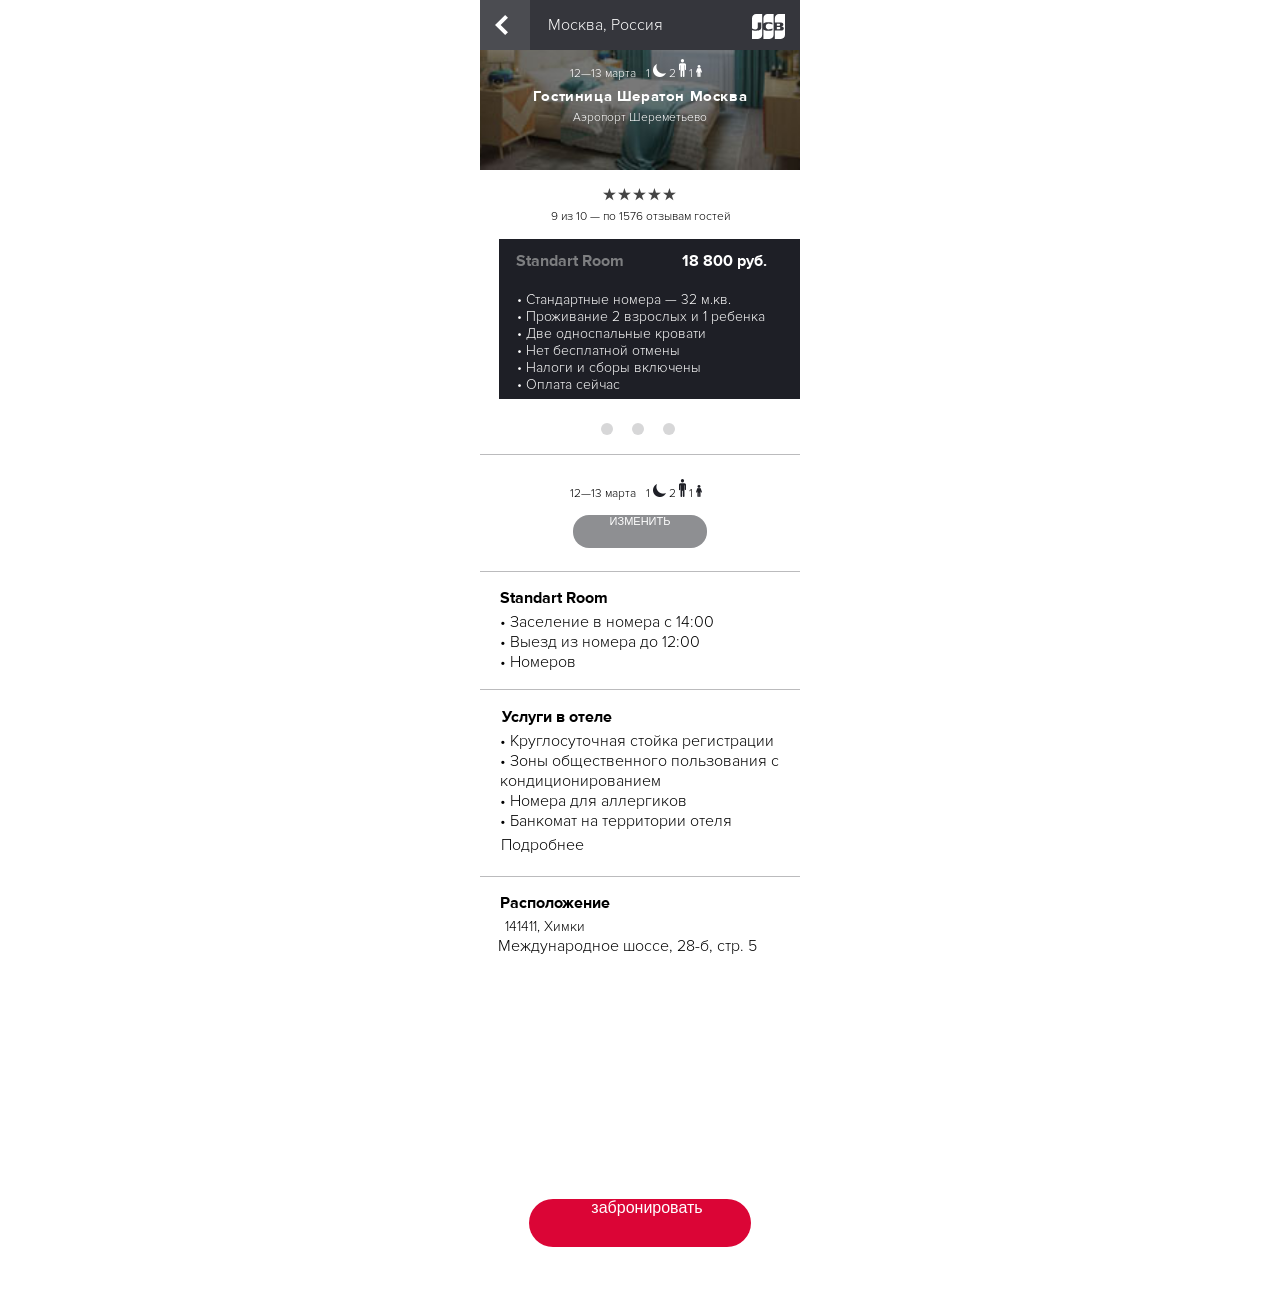
<file: index.html>
<!DOCTYPE html>
<html>
<head>
	<meta charset="utf-8">
	<meta http-equiv="X-UA-Compatible" content="ie=edge">
	<meta name="viewport" content="width=device-width, initial-scale=1">
	<title>JCB</title>
	<link rel="stylesheet" type="text/css" href="src/styles/style.css">
	<link rel="stylesheet" type="text/css" href="src/styles/font.css">
</head>
<body>
	<header class="header">
		<div class="container container_header">
			<div class="header__block-left">
			<a class="link-back" href="#">
				<img class="arrow-back" src="src/img/white-arrow-left.svg" alt="back">
			</a></div>
			<div class="header__city">Москва, Россия</div>
			<div class="header__logo">
				<a href="#">
					<img class="jcb-logo" src="src/img/jcb-logo.svg" alt="JCB">
				</a>
			</div>
			<div class="header-date">12—13 марта
				<div class="icons-block">
					<div class="icons">1 <img class="icon icon_moon" src="src/img/moon-white.png" alt="nights"></div>
					<div class="icons">2 <img class="icon icon_adult" src="src/img/adult-white.png" alt="adults"></div>
					<div class="icons">1 <img class="icon icon_child" src="src/img/child-white.png" alt="children"></div>
				</div>
			</div> 	
			<div class="header__site-description">Гостиница Шератон Москва</div>
			<div class="header__location">Аэропорт Шереметьево</div>
		</div>
	</header>
	<div class="container container_main-block">
	<div class="rating">
		<input class="rating__input rating__input_star-5" id="rating__input_star-5" type="radio" name="star"/>
    	<label class="rating__img rating__img_star-5" for="rating__input_star-5"></label>
    	<input class="rating__input rating__input_star-4" id="rating__input_star-4" type="radio" name="star"/>
    	<label class="rating__img rating__img_star-4" for="rating__input_star-4"></label>
    	<input class="rating__input rating__input_star-3" id="rating__input_star-3" type="radio" name="star"/>
    	<label class="rating__img rating__img_stаr-3" for="rating__input_star-3"></label>
    	<input class="rating__input rating__input_star-2" id="rating__input_star-2" type="radio" name="star"/>
    	<label class="rating__img rating__img_star-2" for="rating__input_star-2"></label>
    	<input class="rating__input rating__input_star-1" id="rating__input_star-1" type="radio" name="star"/>
    	<label class="rating__img rating__img_star-1" for="rating__input_star-1"></label>
	</div>
	<div class="hotel_review">9 из 10 — по 1576 отзывам гостей</div>
	<div class="room">
		<div class="room-type">Standart Room</div>
		<div class="cost">18 800 руб.</div>
			<ul class="room-list">
				<li class="room_list__item">&#8226; Стандартные номера — 32 м.кв.</li>
				<li class="room-list__item">&#8226; Проживание 2 взрослых и 1 ребенка</li>
				<li class="room-list__item">&#8226; Две односпальные кровати</li>
				<li class="room-list__item">&#8226; Нет бесплатной отмены</li>
				<li class="room-list__item">&#8226; Налоги и сборы включены</li>
				<li class="room-list__item">&#8226; Оплата сейчас</li>
			</ul>
	</div>
	<div class="slider">
		<div class="slider__circle slider__circle_active slider__circle-1"></div>
		<div class="slider__circle slider__circle_active slider__circle-2"></div>
		<div class="slider__circle slider__circle_active slider__circle-3"></div>
	</div>
	<div class="change-date">12—13 марта
		<div class="icons-block">
			<div class="icons">1 <img class="icon" src="src/img/moon-black.png" alt="nights"></div>
			<div class="icons">2 <img class="icon" src="src/img/adult-black.png" alt="adults"></div>
			<div class="icons">1 <img class="icon" src="src/img/child-black.png" alt="children"></div>
		</div>
	</div>
	<button class="btn">Изменить</button>
	<div class="information">
		<h3 class="information-room">Standart Room</h3>
		<ul class="information-list">
			<li class="information-list__item">&#8226; Заселение в номера с 14:00</li>
			<li class="information-list__item">&#8226; Выезд из номера до 12:00</li>
			<li class="information-list__item">&#8226; Номеров</li>
		</ul>
	</div>
	<div class="services">
		<h3 class="services-room">Услуги в отеле</h3>
		<ul class="services-list">
			<li class="services-list__item">&#8226; Круглосуточная стойка регистрации</li>
			<li class="services-list__item">&#8226; Зоны общественного пользования с кондиционированием</li>
			<li class="services-list__item">&#8226; Номера для аллергиков</li>
			<li class="services-list__item">&#8226; Банкомат на территории отеля</li>
		</ul>
	</div>
	<a href="#" class="additional-link">Подробнее</a>
	<div class="map"></div>
	<div class="location">
		<h3 class="location__disposition">Расположение</h3>
		<div class="location__city">141411, Химки</div>
		<div class="location__address">Международное шоссе, 28-б, стр. 5</div>
		<div class="location__map">
			<iframe src="https://www.google.com/maps/embed?pb=!1m18!1m12!1m3!1d4626.504915275859!2d37.413159194194215!3d55.949199069876904!2m3!1f0!2f0!3f0!3m2!1i1024!2i768!4f13.1!3m3!1m2!1s0x46b5392ebc687fd3%3A0x31a08aa4f9fae103!2sSheraton+Moscow+Sheremetyevo+Hotel!5e0!3m2!1sru!2sru!4v1492005720964" width="280" height="208" frameborder="0" style="border:0" allowfullscreen></iframe>
		</div>
	</div>
	<button class="btn btn_reservation">Забронировать</button>
	</div>
</body>
</html>
</file>
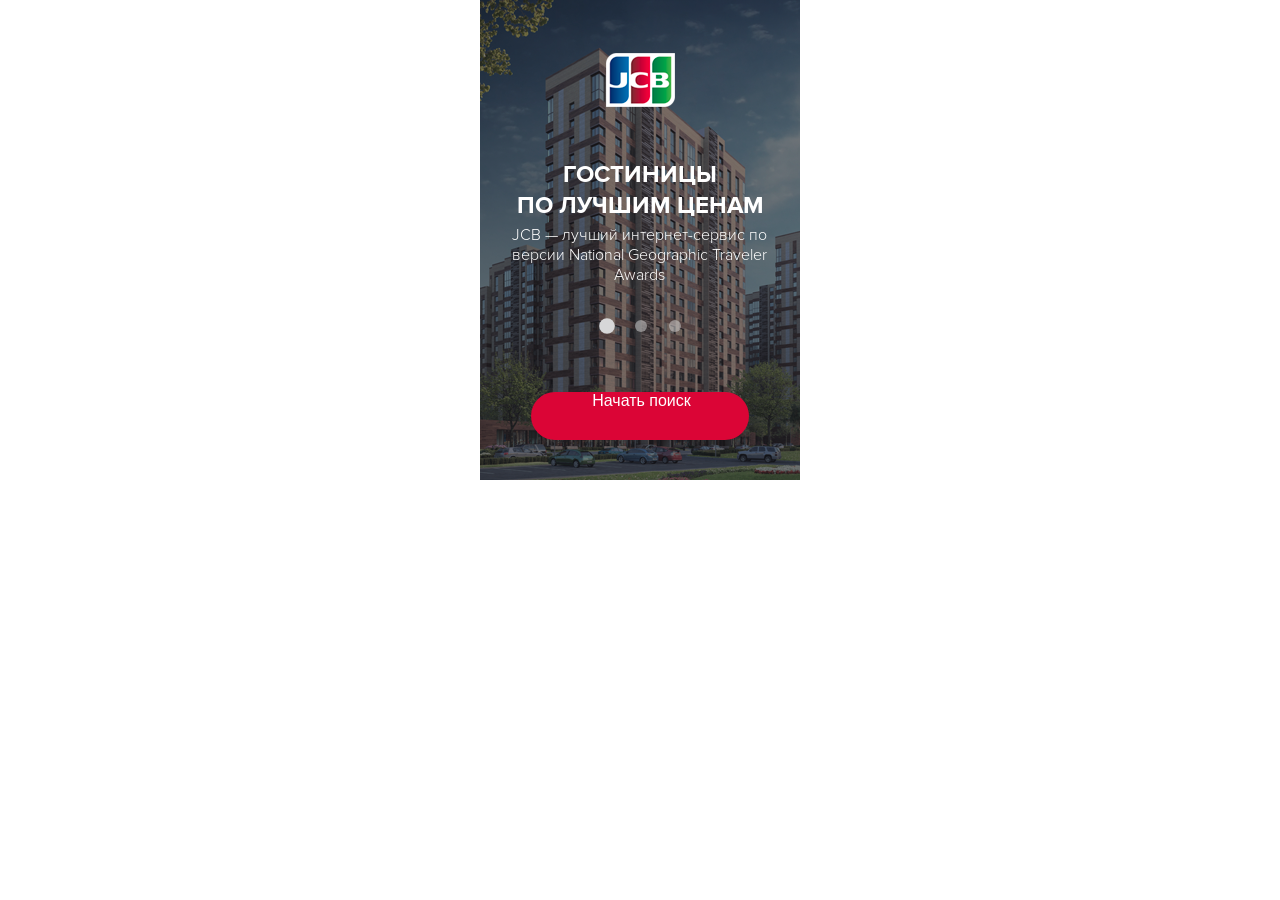
<file: main.html>
<!DOCTYPE html>
<html>
<head>
	<meta charset="utf-8">
	<meta http-equiv="X-UA-Compatible" content="ie=edge">
	<meta name="viewport" content="width=device-width, initial-scale=1">
	<title>JCB</title>
	<link rel="stylesheet" type="text/css" href="src/styles/page_one.css">
	<link rel="stylesheet" type="text/css" href="src/styles/font.css">
</head>
<body>
	<div class="container">
		<div class="logo">
			<img class="logo__img" src="src/img/logo_big.png" alt="JCB">
		</div>
		<div class="hotels">Гостиницы</div>
		<div class="price">по лучшим ценам</div>
		<div class="description">JCB — лучший интернет-сервис по версии National Geographic Traveler Awards</div>
		<div class="slider">
		<div class="slider__circle slider__circle_active slider__circle-1"></div>
		<div class="slider__circle slider__circle-2"></div>
		<div class="slider__circle slider__circle-3"></div>
	</div>
		<button class="btn btn_search">Начать поиск</button>
	</div>
</body>
</html>
</file>
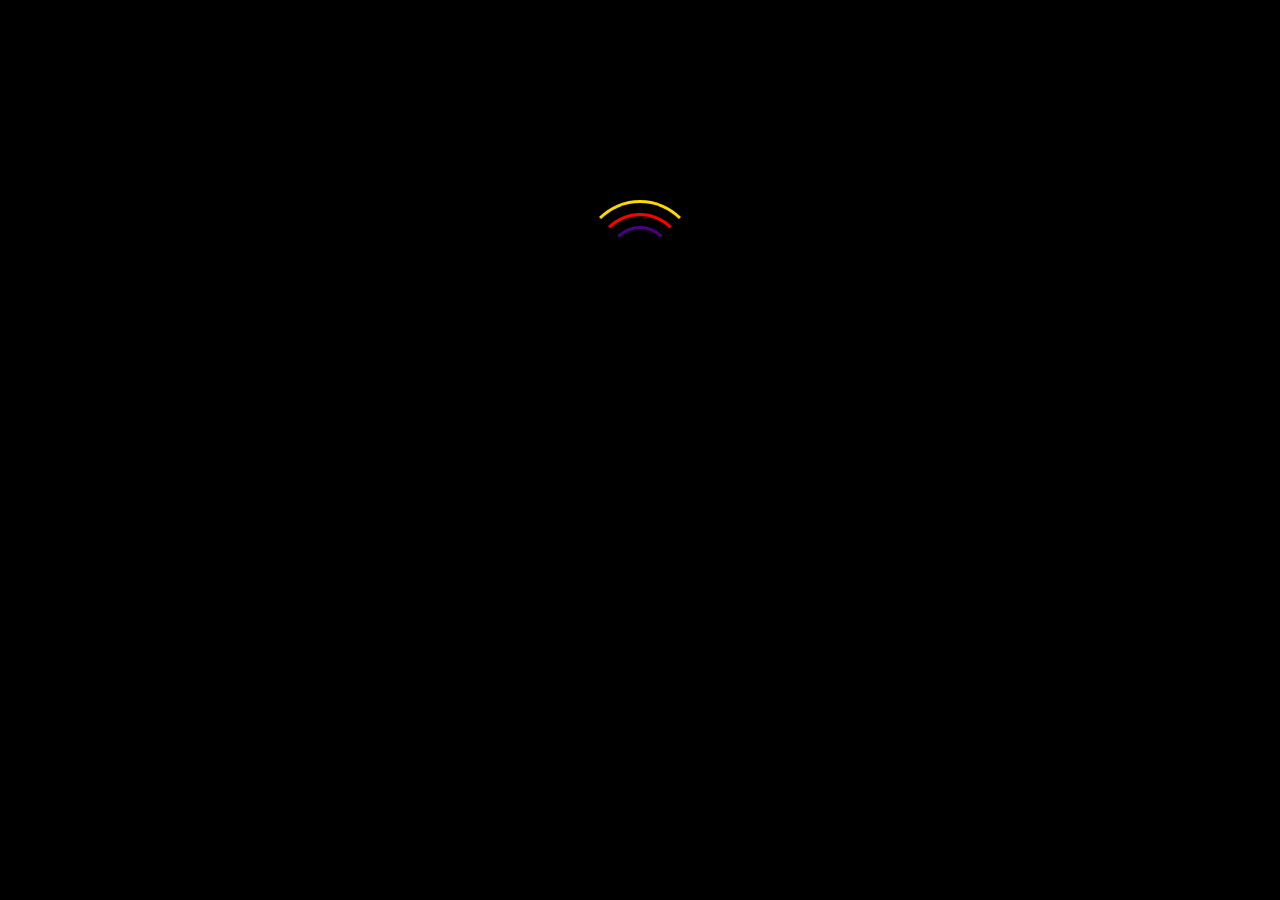
<file: main_desktop.html>
<!DOCTYPE html>
<html>
<head>
	<meta charset="utf-8">
	<meta http-equiv="X-UA-Compatiable" content="ie=edge">
	<meta name="viewport" content="width=device-width, initial-scale=1">
	<title>JSB</title>
	<link rel="stylesheet" type="text/css" href="src/styles/page_one_desktop.css">
	<link rel="stylesheet" type="text/css" href="src/styles/font.css">
</head>
<body>
<div class="preloder" id="page-preloader">
  <div class="circle"></div>
</div>
<header class="header">
	<div class="container container_header">
		<div class="logo">
			<img class="logo__img" src="src/img/logo_big.png" alt="JCB">
		</div>
		<div class="jsb-headline">
			<h1 class="hotels">Гостиницы по лучшим ценам</h1>
			<div class="description">JCB — лучший интернет-сервис по версии National Geographic Traveler Awards</div>
		</div>
	</div>
</header>	
	<div class="container container_main-block">
		<div class="block-search">
			<input class="block-search__search" size="120" type="search" placeholder="Направление, город, название отеля: например Париж, Милан">
			<button class="block-search__button"></button>
		</div>
		<div class="options">
			<div class="check-in">
				<div class="check-in__date">Выберите дату вселения</div>
				<input class="check-in__input" type="date">
			</div>
			<div class="check-out">
				<div class="check-out__date">Выберите дату отъезда</div>
					<input class="check-out__input" type="date">
			</div>
			<div class="checkbox">
				<div class="checkbox-headline">Взрослых</div>
				<select class="row-select">
					<option class="row-select__option" value="1">1</option>
					<option class="row-select__option" value="2">2</option>
					<option class="row-select__option" value="3">3</option>
					<option class="row-select__option" value="4">4</option>
				</select>
			</div>
			<div class="checkbox">
				<div class="checkbox-headline">Детей</div>
				<select class="row-select">
					<option class="row-select__option" value="1">1</option>
					<option class="row-select__option" value="2">2</option>
					<option class="row-select__option" value="3">3</option>
					<option class="row-select__option" value="4">4</option>
				</select>
			</div>
		</div>
		<div class="options__checkbox">
			<label>
    			<input class="checkbox-plane" type="checkbox" name="checkbox-test">
    			<span class="checkbox-custom"></span>
    			<span class="checkbox-label">Добавить перелет и получить скидку</span>
			</label>
		</div>
		<button class="btn">Начать поиск</button>
		<div class="change-date">23—25 января
			<div class="icons-block">
				<div class="icons">3 
					<img class="icon" src="src/img/moon-black.png" alt="nights">
				</div>
				<div class="icons">2 
					<img class="icon" src="src/img/adult-black.png" alt="adults">
				</div>
				<div class="icons">1 
					<img class="icon" src="src/img/child-black.png" alt="children">
				</div>
			</div>
		</div>
	</div>
<script type="text/javascript" src="src/js/script.js"></script>
</body>
</html>
</file>
<file: src/styles/style.css>
html,
body{
	margin: 0;
	padding: 0;
}

body{
	font: 14px 'ProximaNovaLight', Helvetica, sans-serif;
	margin: 0 auto;
	width: 320px;
}

.header{
	height: 170px;
	color: #fff;
	background: url(../../src/img/hotel-sheraton.jpg) no-repeat 50% 100% / cover;
}

.container{
	margin: 0 auto;
}

.container_header{
	height: 50px;
	background: #35363c;
}

.header__block-left{
	height: 50px;
	width: 50px;
	background: #4b4c51;
	display: inline-block;
	cursor: pointer;
	
}

.header__city{
	font-size: 16px;
	display: inline-block;
	vertical-align: text-bottom;
	margin: 0 0 4px 14px;
	
}

.header__logo{
	display: inline-block;
	vertical-align: sub;
	padding-left: 85px;
}

.link-back{
	display: inline-block;
	margin: 15px 0 0 15px;
}

.header-date{
	text-align: center;
	font-size: 12px;
	padding: 9px 17px 6px 9px;
}

.header__site-description{
	text-align: center;
	letter-spacing: 0.04em;
	font: 15px 'ProximaNovaBold', Helvetica sans-serif;
}

.icons{
	display: inline-block;
}

.header__location{
	text-align: center;
	font-size: 12px;
	line-height: 23px;
}

.hotel_review{
	text-align: center;
	font-size: 12px;
}

.room{
	background: #1e1f26;
	margin: 15px 0 0 19px;
	font-size: 12px;
	color: #fff;
	padding-top: 2px;
}

.room-type{
	display: inline-block;
	padding: 10px 0 0 17px;
	color: #7d7e80;
	font: 16px 'ProximaNovaBold';
}

.cost{
	display: inline-block;
	padding-left: 55px;
	font: 16px 'ProximaNovaBold';
}

.room-list{
	font-size: 14px;
	padding: 6px 18px;
	list-style: none;
}

.change-date{
	text-align: center;
	font-size: 12px;
	margin: 24px 30px 0 21px;
}

.btn{
	height: 33px;
	border-radius: 16px;
	text-transform: uppercase;
	margin: 14px auto;
	display: flex;
	color: #fff;
	background: #8e8f92;
	border: 1px;
	outline: none;
	padding: 0 37px 0 37px;
	font-size: 11px;
	cursor: pointer;
	transition: 0.3s ease-in-out 0s;
}

.btn:hover{
	background: #ac0027;
}

.information-room{
	margin: 16px 0 0 20px;
	font: 16px 'ProximaNovaBold', Helvetica sans-serif;
}

.information{
	margin-top: 23px;
	border-top: 1px solid #bbbbbd;
}

.information-list{
	padding: 0 0 0 20px;
	margin: 4px 0 0 0;
	list-style: none;
	font-size: 16px;
}

.services{
	border-top: 1px solid #bbbbbd;
	margin: 17px 0 0 0;
}

.services-room{
	margin: 17px 0 0 22px;
	font: 16px 'ProximaNovaBold', Helvetica sans-serif;
}

.services-list{
	margin: 4px 0 0 0;
	padding: 0 0 0 20px;
	list-style: none;
	color: black;
	font-size: 16px;
}

.additional-link{
	display: inline-block;
	text-align: center;
	text-decoration: none;
	color: black;
	cursor: pointer;
	font-size: 16px;
	padding: 4px 12px 9px 21px;
	transition: 0.4s ease-in-out 0s;
}

.additional-link:hover{
	color: #db0536;
	text-decoration: underline;
}

.location__disposition{
	margin: 16px 0 0 20px;
	font: 16px 'ProximaNovaBold', Helvetica sans-serif;
}

.location__city{
	margin: 5px 0 0 25px;
	font-size: 14px;
}

.location__address{
	margin: 1px 0 0 18px;
	font-size: 16px;
}

.location{
	border-top: 1px solid #bbbbbd;
	margin: 12px 0 0 0;
}
.btn_reservation{
	height: 48px;
	text-transform: lowercase;
	background: #db0536;
	border-radius: 28px;
	margin: 18px auto;
	padding: 0 48px 0 62px;
	font-size: 16px;
	cursor: pointer;
	transition: 0.3s ease-in-out 0s;
}

.rating {
  display: flex;
  justify-content: center;
  line-height: 29px;
  padding-top: 10px;
  flex-direction: row-reverse;
  transition: 0.4s ease-in-out 0s;
}

input { 
  display: none; }

.rating__img {
  float: right;
  font-size: 17px;
  padding: 0 2px 0 0;
  color: #444;
  transition: all .2s;
  cursor: pointer;
}

.rating__input:checked ~ .rating__img:before {
  content: '\2605';
  color: #FD4;
  transition: all .25s;
}

.rating__input_star-5:checked ~ .rating__img:before {
  color: #FE7;
}

.rating__input_star-1:checked ~ .rating__img:before {
 color: #F62; }

.rating__img:before {
  content: '\2605';
}

.rating__input:hover ~ .rating__img {
	color: #FD4;
}

iframe{
	margin: 13px 0 0 20px;
}

.slider__circle{
	height: 12px;
	width: 12px;
	background: #d7d7d8;
	border-radius: 10px;
	display: inline-block;
	margin-left: 15px;
	cursor: pointer;
	transition: all 0.3s ease-in-out 0s;
	position: relative;
	right: 10px;
	bottom: 15px;
}

.slider__circle:hover{
	background: #9a9a9d;
	transform: scale(1.3);
}

.slider{
	margin-top: 38px;
	text-align: center;
	border-bottom: 1px solid #bbbbbd;

}

.container_main-block{
	margin-bottom: 20%;
}

.icons-block{
	display: inline-block;
	padding-left: 7px;
}
</file>
<file: src/styles/font.css>
@font-face {
    font-family: "ProximaNovaRegular";
    src:  url("../fonts/ProximaNovaRegular/ProximaNovaRegular.woff") format("woff"),
          url("../fonts/ProximaNovaRegular/ProximaNovaRegular.ttf") format("truetype"),
          url("../fonts/ProximaNovaRegular/ProximaNovaRegular.eot"),
          url("../fonts/ProximaNovaRegular/ProximaNovaRegular.woff2") format("woff2"),
          url("../fonts/ProximaNovaRegular/ProximaNovaRegular.svg#Proxima Nova Regular") format("svg");
    font-style: normal;
    font-weight: normal;
}

@font-face {
    font-family: "ProximaNovaBold";
    src:  url("../fonts/ProximaNovaBold/ProximaNovaBold.woff") format("woff"),
          url("../fonts/ProximaNovaBold/ProximaNovaBold.ttf") format("truetype"),
          url("../fonts/ProximaNovaBold/ProximaNovaBold.eot"),
          url("../fonts/ProximaNovaBold/ProximaNovaBold.woff2") format("woff2"),
          url("../fonts/ProximaNovaBold/ProximaNovaBold.svg#Proxima Nova Bold") format("svg");
    font-style: normal;
    font-weight: normal;
}

@font-face {
  font-family: 'ProximaNovaLight';
  src: url('../fonts/ProximaNovaLight/ProximaNovaLight.woff') format('woff'),
       url('../fonts/ProximaNovaLight/ProximaNovaLight.ttf') format('truetype'),
       url("../fonts/ProximaNovaLight/ProximaNovaLight.eot"),
       url("../fonts/ProximaNovaLight/ProximaNovaLight.woff2") format("woff2"),
       url("../fonts/ProximaNovaLight/ProximaNovaLight.svg#Proxima Nova Light") format("svg");
       font-style: normal;
       font-weight: normal;
}
</file>
<file: src/styles/page_one.css>
html,
body{
	margin: 0;
	padding: 0;
}

body{
	font: 14px 'ProximaNovaLight', Helvetica, sans-serif;
	background: url(../../src/img/main.png) no-repeat 50% 0;
	color: #FFF;
	max-width: 320px;
	margin: 0 auto;
	height: 100%;
	padding-top: 1px;
}

.container{
	height: 100%;
}

.hotels{
	text-align: center;
	text-transform: uppercase;
	margin: 0 auto;
	font: 24px 'ProximaNovaBold', Helvetica sans-serif;
}

.price{
 	font: 24px 'ProximaNovaBold', Helvetica sans-serif;
 	text-align: center;
 	text-transform: uppercase;
}

.logo__img{
	display: flex;
	margin: 52px auto;
}

.description{
	text-align: center;
	font-size: 16px;
	padding: 4px 14px 0 12px;
}

.slider__circle{
	height: 12px;
	width: 12px;
	background: #d7d7d8;
	border-radius: 50%;
	display: inline-block;
	opacity: 0.5;
	margin-left: 22px;
	cursor: pointer;
	transition: all 0.3s ease-in-out 0s;
	position: relative;
	right: 10px;
	bottom: 15px;
}

.slider{
	padding-top: 50px;
	display: flex;
	justify-content: center;
}

.slider__circle:hover{
	background: #d7d7d8;
	opacity: 2;
	transform: scale(1.3);
}

.slider__circle_active{
	background: #d7d7d8;
	opacity: 2;
	transform: scale(1.3);
}

.btn{
	font-size: 16px;
	background: #db0536;
	color: #fff;
	border-radius: 28px;
	height: 48px;
	cursor: pointer;
	border: 1px;
	outline: none;
	display: flex;
	margin: 45px auto;
	padding: 0 58px 0 61px;
}

.btn:hover{
	background: #ac0027;
}
</file>
<file: src/styles/page_one_desktop.css>
html,
body{
	margin: 0;
	padding: 0;
}

body{
	font: 14px 'ProximaNovaRegular', Helvetica sans-serif;
	background: url(../../src/img/main_back-min.png) no-repeat 54% 48% /auto;
	color: #FFF;
	max-width: 1799px;
	height: 100%;
}

.container{
	margin: 0 auto;
	width: 1148px;
}

.container_header{
	min-height: 210px;

}

.logo{
	display: inline-block;
	padding-top: 39px;
}

.jsb-headline{
	display: inline-block;
	vertical-align: top;
	padding: 32px 0 0 26px;
}

.hotels{
	font: 28px 'ProximaNovaBold', Helvetica sans-serif;
	text-transform: uppercase;
	margin: 0 auto;
}

.description{
	font: 16px "ProximaNovaRegular", Helvetica sans-serif;
}

.container_main-block{
	background: #fff;
	color: black;
	border: 1px;
	margin: 0 auto;
	border-radius: 8px;
}

.block-search{
	display: flex;
	justify-content: center;
	padding-top: 69px;
}

.block-search__search{
	border: none;
	outline: none;
	width: 85%;
	border-bottom: 1px solid black;
	padding-left: 33px;
	font-size: 16px;
}

.block-search__button{
	height: 20px;
	width: 20px;
	cursor: pointer;
	position: relative;
	bottom: 7px;
	right: 31px;
	visibility: hidden;
}

.block-search__button:before{
	content: url(../../src/img/find_icon.png);
	height: 20px;
	width: 20px;
	visibility: visible;
}

.options{
	line-height: 2.7em;
	padding: 44px 0 0 98px;
}

.check-in{
	display: inline-block;
}

.check-in__input{
	height: 44px;
	width: 299px;
	border-radius: 2px;
	border: 1px solid;
}

.check-out{
	display: inline-block;
	padding-left: 5px;
}

.check-out__input{
	height: 44px;
	width: 299px;
	border-radius: 2px;
	border: 1px solid;
}

.row-select{
	height: 46px;
	width: 106px;
	padding-left: 16px;
	border-radius: 2px;
	border: 1px solid black;
	font-size: 15px;
	color: #db0536;
	appearance: none;
	-webkit-appearance: none;
	background: url(../../src/img/arrow_down.png) 85% 60% no-repeat;
}

.checkbox{
	display: inline-block;
	margin-left: 6px;
	transform: translateX(29px); 
}

.btn{
	height: 60px;
	font: 18px 'ProximaNovaRegular', Helvetica sans-serif;
	color: #FFF;
	background: #db0536;
	display: flex;
	margin: 33px auto;
	padding: 0 71px 0 71px;
	border-radius: 34px;
	cursor: pointer;
	transition: 0.3s easy-in-out 0s;
	border: 1px;
	outline: none;
}

.btn:hover{
	background: #ac0027;
}

.change-date{
	text-align: center;
	font-size: 14px;
	padding: 3px 0 36px 0;
}

.icons-block{
	display: inline-block;
}

.icons{
	display: inline-block;
	padding: 0 0 0 9px;
}

.options__checkbox{
	text-align: center;
	padding: 43px 12px 0 0;
	font-size: 16px;
}

.checkbox-custom{
    width: 21px;
    height: 21px;
    border: 2px solid #35363c;
    cursor: pointer;
    display: inline-block;
}

.checkbox-custom,
.checkbox-label{
    vertical-align: middle;
    margin-left: 11px; 
}

.checkbox-plane:checked + .checkbox-custom:before{
    content: "";
    position: relative;
    display: flex;
  	width: 10px;
    height: 10px;
    top: 5px;
    left: 5px;
    background: #db0536;
}

.plane-img{
	padding-left:11px;
	position: relative;
	top: 7px;
	right: 6px;
}

.checkbox-label:before{
	content: url(../../src/img/plane.png);
	position: relative;
	right: 5px;
	top: 3px;
}

option{
	background: #1e1f26;
	color: #fff;
}

.checkbox-plane{
	display: none;
}


.row-select:focus, .row-select:before{
	background: url(../../src/img/arrow_up.png) 85% 60% no-repeat; 
}

.preloder{
  position: fixed;
  top: 0;
  right: 0;
  background: black;
  height: 100%;
  width: 100%;
  transition: 1s all easy;
  opacity: 1;
  visibility: visible;
  z-index: 5;
}

.done{
  opacity: 0;
  visibility: hidden;
}

.circle, .circle:before, .circle:after{
  border: 3px solid transparent;
/*   border: 3px solid greeen; */
  border-radius: 50%;
  -o-border-radius: 50%;
  -ms-border-radius: 50%;
  -webkit-border-radius: 50%;
  -moz-border-radius: 50%;
}

.circle{
  height: 110px;
  width: 110px;
  margin: 200px auto;
  position: relative;
  border-top-color: gold;
  animation-name: spin;
  -o-border-animation-name: spin;
  -ms-border-animation-name: spin;
  -webkit-animation-name: spin;
  -moz-border-animation-name: spin;
  animation-duration:1.1s;
  -o-border-animation-duration:1.1s;
  -ms-border-animation-duration:1.1s;
  -webkit-animation-duration:1.1s;
  -moz-border-animation-duration:1.1s;
  animation-iteration-count: infinite;
  -o-border-animation-iteration-count: infinite;
  -ms-border-animation-iteration-count: infinite;
  -webkit-animation-iteration-count: infinite;
  -moz-border-animation-iteration-count: infinite;
  animation-direction: normal;
  -o-border-animation-direction: normal;
  -ms-border-animation-direction: normal;
  -webkit-animation-direction: normal;
  -moz-border-animation-direction: normal;
}

.circle:before, .circle:after{
  content: "";
  position: absolute;
}

.circle:before{
  top: 10px;
  left:10px;
  bottom: 10px;
  right: 10px;
  border-top-color: red;
  animation-name: spin;
  -o-border-animation-name: spin;
  -ms-border-animation-name: spin;
  -webkit-animation-name: spin;
  -moz-border-animation-name: spin;
  animation-duration:2.1s;
  -o-border-animation-duration:1.1s;
  -ms-border-animation-duration:1.1s;
  -webkit-animation-duration:1.1s;
  -moz-border-animation-duration:1.1s;
  animation-iteration-count: infinite;
  -o-border-animation-iteration-count: infinite;
  -ms-border-animation-iteration-count: infinite;
  -webkit-animation-iteration-count: infinite;
  -moz-border-animation-iteration-count: infinite;
  animation-direction: normal;
  -o-border-animation-direction: normal;
  -ms-border-animation-direction: normal;
  -webkit-animation-direction: normal;
  -moz-border-animation-direction: normal;
  -o-border-animation-duration: 2.1s;
  -ms-border-animation-duration: 2.1s;
  -moz-border-animation-duration: 2.1s;
  -moz-border-animation-duration: 2.1s;
  animation-duration: 2.1s;
}

.circle:after{
  top: 23px;
  left:23px;
  bottom: 23px;
  right: 23px;
  border-top-color: indigo;
  animation-name: spin;
  -o-border-animation-name: spin;
  -ms-border-animation-name: spin;
  -webkit-animation-name: spin;
  -moz-border-animation-name: spin;
  animation-delay: 1.3s;
  -o-border-animation-delay: 1.3s;
  -ms-border-animation-delay: 1.3s;
  -webkit-animation-delay: 1.3s;
  -moz-border-animation-delay: 1.3s;
  animation-duration:3.1s;
  -o-border-animation-duration:1.1s;
  -ms-border-animation-duration:1.1s;
  -webkit-animation-duration:1.1s;
  -moz-border-animation-duration:1.1s;
  animation-iteration-count: infinite;
  -o-border-animation-iteration-count: infinite;
  -ms-border-animation-iteration-count: infinite;
  -webkit-animation-iteration-count: infinite;
  -moz-border-animation-iteration-count: infinite;
  animation-direction: normal;
  -o-border-animation-direction: normal;
  -ms-border-animation-direction: normal;
  -webkit-animation-direction: normal;
  -moz-border-animation-direction: normal;
}

@keyframes spin{
  from{
    transform: rotate(0deg);
    -o-border-transform: rotate(0deg);
    -ms-border-transform: rotate(0deg);
    -webkit-transform: rotate(0deg);
    -moz-border-transform: rotate(0deg);
  }
  to{
    transform: rotate(360deg);
    -o-border-transform: rotate(360deg);
    -ms-border-transform: rotate(360deg);
    -webkit-transform: rotate(360deg);
    -moz-border-transform: rotate(360deg);
  }
}
</file>
